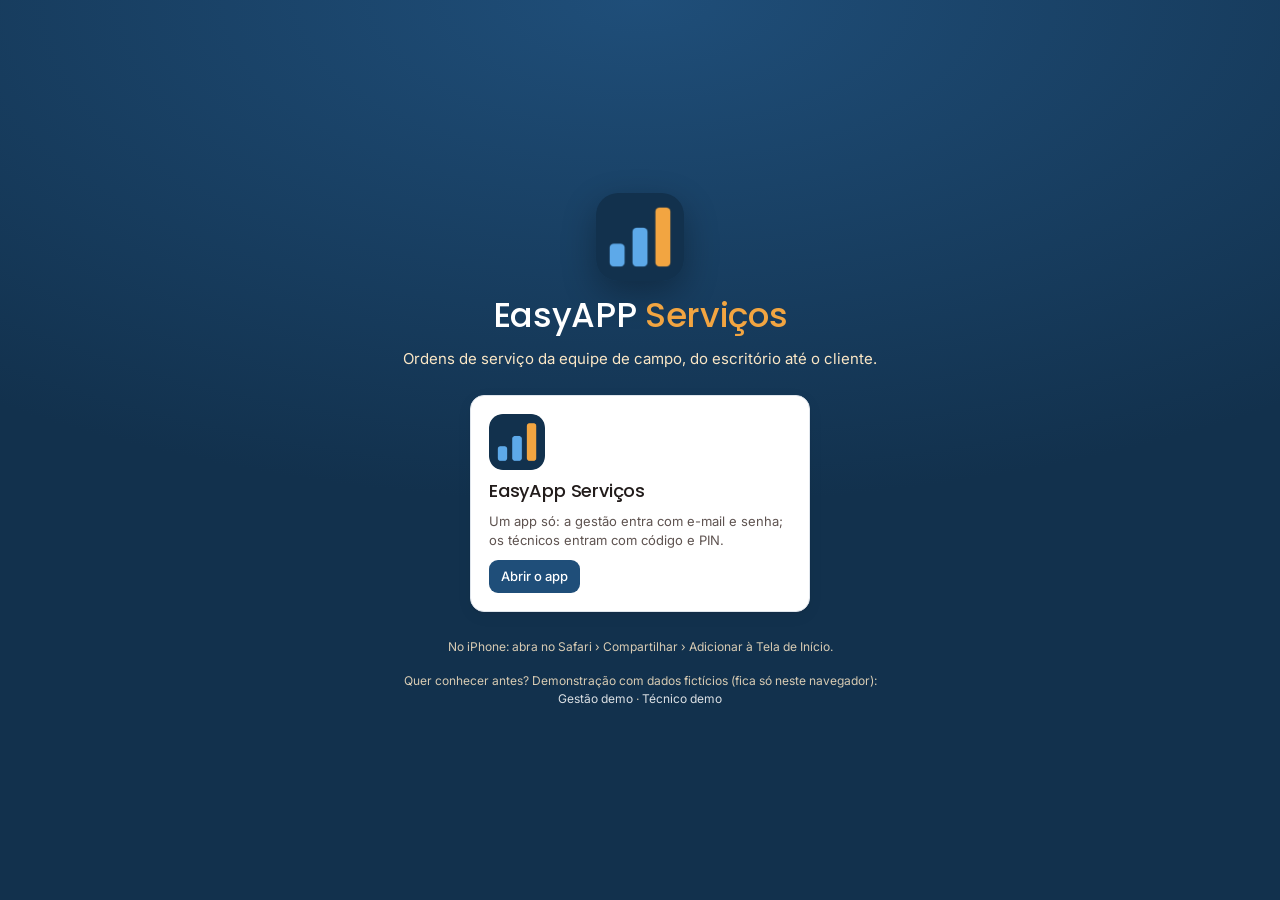
<file: index.html>
<!doctype html>
<html lang="pt-BR">
<head>
<meta charset="utf-8">
<meta name="viewport" content="width=device-width, initial-scale=1, maximum-scale=1, viewport-fit=cover">
<title>EasyApp Serviços</title>
<meta name="description" content="Ordens de serviço da equipe de campo, do escritório até o cliente.">
<meta name="theme-color" content="#12314D">
<link rel="icon" href="assets/icons/app-192.png?v=4cc5924f">
<link rel="apple-touch-icon" href="assets/icons/app-180.png?v=4cc5924f">
<link rel="preconnect" href="https://fonts.googleapis.com"><link rel="preconnect" href="https://fonts.gstatic.com" crossorigin>
<link href="https://fonts.googleapis.com/css2?family=Inter:wght@400;500;600&family=Poppins:wght@500&display=swap" rel="stylesheet">
<link rel="stylesheet" href="src/css/base.css"><link rel="stylesheet" href="src/css/segmento.css">
<style>
  .hub { min-height: 100vh; display: flex; flex-direction: column; align-items: center; justify-content: center; gap: 26px; padding: 32px 16px; background: radial-gradient(120% 80% at 50% 0%, var(--primaria), var(--primaria-escura) 70%); }
  .hub h1 { color: #fff; font-size: 34px; text-align: center; }
  .hub .tagline { color: var(--destaque-claro); text-align: center; margin-top: -14px; max-width: 520px; }
  .hub .cards { display: grid; grid-template-columns: minmax(0, 340px); gap: 16px; width: 100%; justify-content: center; }
  .hub a.card { display: flex; flex-direction: column; gap: 10px; color: var(--ink); transition: transform .15s; }
  .hub a.card:hover { transform: translateY(-3px); }
  .hub a.card img { width: 56px; height: 56px; border-radius: 14px; }
  .hub .foot { color: var(--destaque-claro); font-size: 12px; text-align: center; opacity: .85; }
  .hub .foot a { color: #fff; }
  @media (max-width: 640px) { .hub .cards { grid-template-columns: minmax(0, 1fr); } }
</style>
</head>
<body>
<div class="hub">
  <div style="display:flex;flex-direction:column;align-items:center;gap:14px"><img src="assets/icons/app-192.png?v=4cc5924f" alt="" style="width:88px;height:88px;border-radius:22px;box-shadow:0 12px 34px rgba(0,0,0,.3)"><h1 style="font-weight:500">EasyAPP <span style="color:var(--destaque)">Serviços</span></h1></div>
  <div class="tagline">Ordens de serviço da equipe de campo, do escritório até o cliente.</div>
  <div class="cards">
    <a class="card" href="app/"><img src="assets/icons/app-192.png?v=4cc5924f" alt=""><h2>EasyApp Serviços</h2><div class="small ink2">Um app só: a gestão entra com e-mail e senha; os técnicos entram com código e PIN.</div><span class="btn sm" style="align-self:flex-start">Abrir o app</span></a>
  </div>
  <div class="foot">No iPhone: abra no Safari › Compartilhar › Adicionar à Tela de Início.<br><br>
    Quer conhecer antes? Demonstração com dados fictícios (fica só neste navegador):<br>
    <a href="app/?demo=1&entrar=gestao">Gestão demo</a> · <a href="app/?demo=1&entrar=usuario">Técnico demo</a></div>
</div>

<script>if ('serviceWorker' in navigator && location.protocol !== 'file:') navigator.serviceWorker.register('sw.js').catch(() => {});</script>
</body>
</html>
</file>
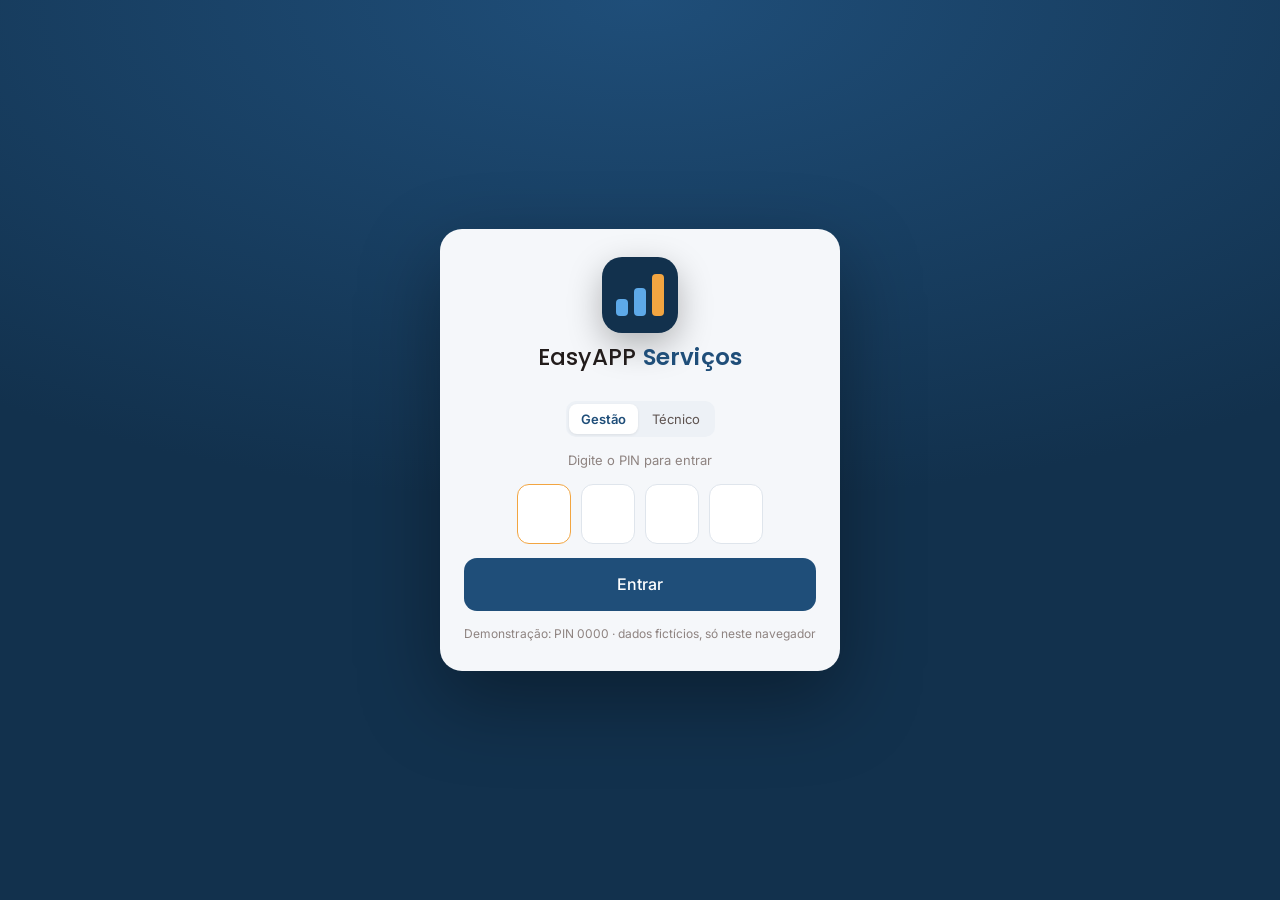
<file: app/index.html>
<!doctype html>
<html lang="pt-BR">
<head>
<meta charset="utf-8">
<meta name="viewport" content="width=device-width, initial-scale=1, maximum-scale=1, viewport-fit=cover">
<title>EasyApp Serviços</title>
<meta name="theme-color" content="#12314D">
<meta name="apple-mobile-web-app-capable" content="yes">
<meta name="mobile-web-app-capable" content="yes">
<meta name="apple-mobile-web-app-status-bar-style" content="black-translucent">
<meta name="apple-mobile-web-app-title" content="EasyAPP Serviços">
<meta name="description" content="Ordens de serviço da equipe de campo, do escritório até o cliente.">
<link rel="manifest" href="manifest.webmanifest">
<link rel="icon" href="../assets/icons/app-192.png?v=4cc5924f">
<link rel="apple-touch-icon" href="../assets/icons/app-180.png?v=4cc5924f">
<link rel="preconnect" href="https://fonts.googleapis.com"><link rel="preconnect" href="https://fonts.gstatic.com" crossorigin><link href="https://fonts.googleapis.com/css2?family=Inter:wght@400;500;600&family=Poppins:wght@500&display=swap" rel="stylesheet">
<link rel="stylesheet" href="../src/css/base.css">
<link rel="stylesheet" href="../src/css/segmento.css">
</head>
<body>
<div id="app"></div>
<noscript>Ative o JavaScript para usar o app.</noscript>
<script src="../src/vendor/supabase.js"></script>
<script type="module" src="../src/js/core/entrada.js"></script>
</body>
</html>
</file>
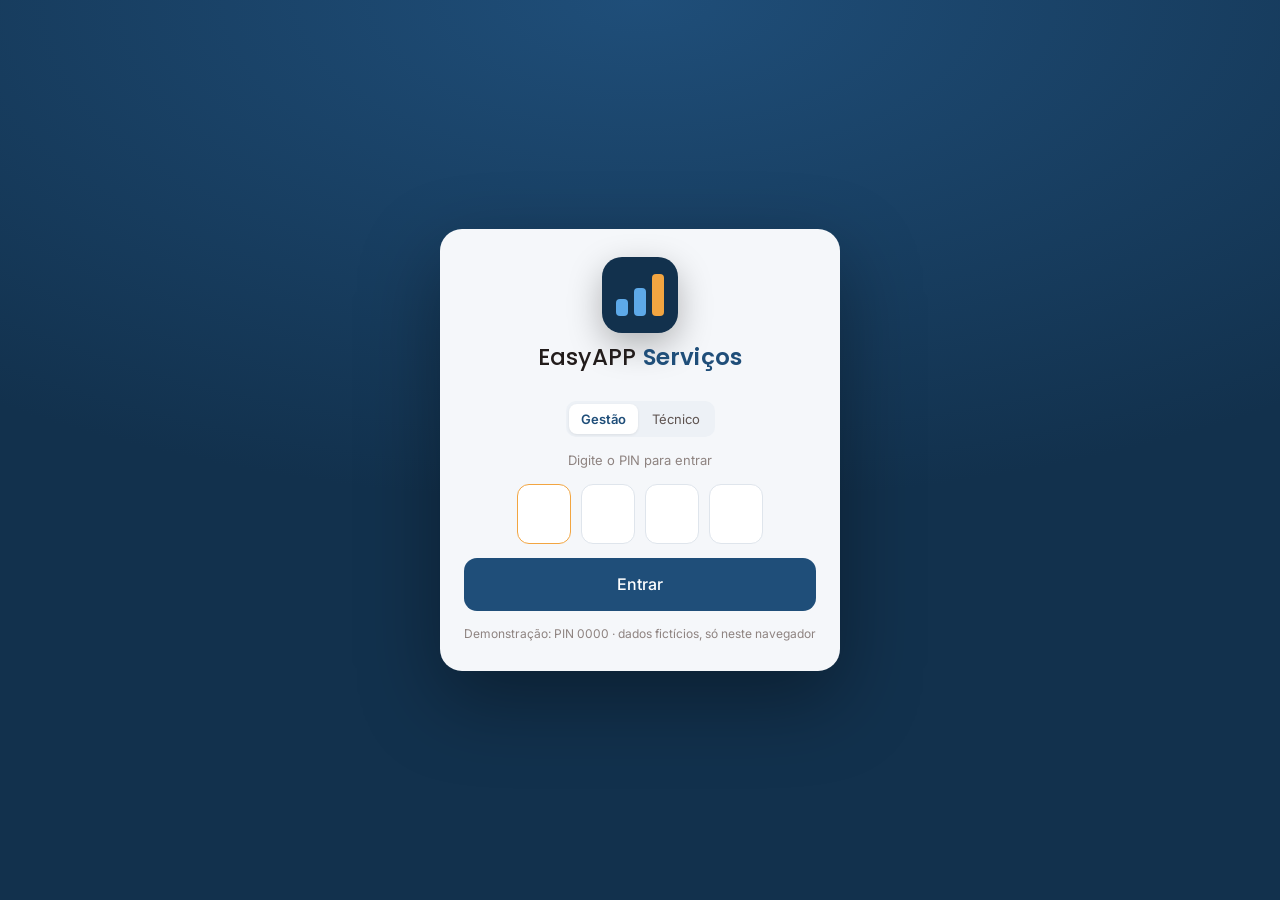
<file: gestao/index.html>
<!doctype html>
<html lang="pt-BR">
<head>
<meta charset="utf-8">
<meta name="viewport" content="width=device-width, initial-scale=1, maximum-scale=1, viewport-fit=cover">
<title>EasyApp Serviços Gestão</title>
<meta name="theme-color" content="#12314D">
<meta name="apple-mobile-web-app-capable" content="yes">
<meta name="mobile-web-app-capable" content="yes">
<meta name="apple-mobile-web-app-status-bar-style" content="black-translucent">
<meta name="apple-mobile-web-app-title" content="EasyAPP Serviços">
<meta name="description" content="Para o escritório: clientes, ordens de serviço, equipe e resultados.">
<link rel="manifest" href="manifest.webmanifest">
<link rel="icon" href="../assets/icons/app-192.png?v=4cc5924f">
<link rel="apple-touch-icon" href="../assets/icons/app-180.png?v=4cc5924f">
<link rel="preconnect" href="https://fonts.googleapis.com"><link rel="preconnect" href="https://fonts.gstatic.com" crossorigin><link href="https://fonts.googleapis.com/css2?family=Inter:wght@400;500;600&family=Poppins:wght@500&display=swap" rel="stylesheet">
<link rel="stylesheet" href="../src/css/base.css">
<link rel="stylesheet" href="../src/css/segmento.css">
</head>
<body>
<div id="app"></div>
<noscript>Ative o JavaScript para usar o app.</noscript>
<script src="../src/vendor/supabase.js"></script>
<script type="module" src="../src/js/core/entrada.js"></script>
</body>
</html>
</file>
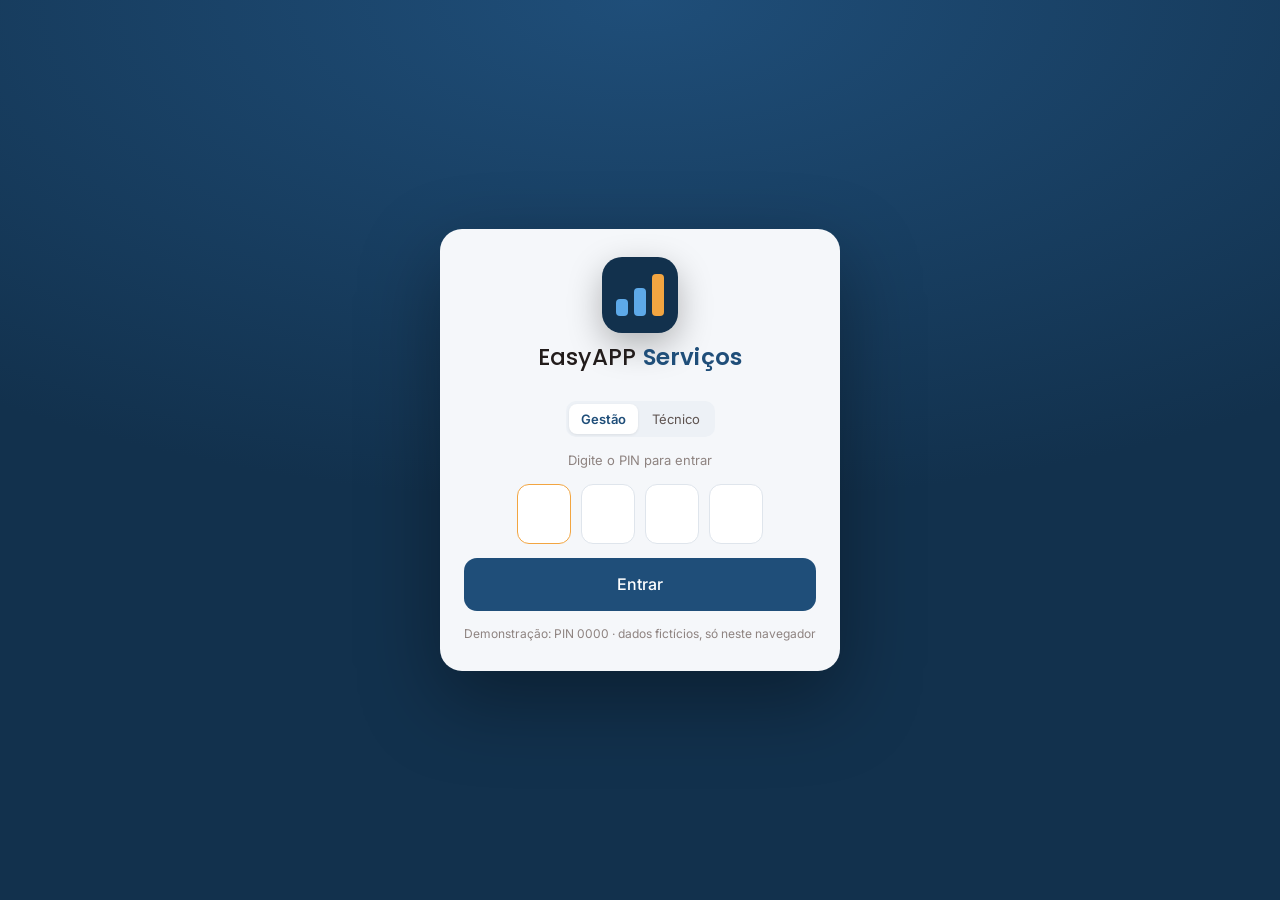
<file: usuario/index.html>
<!doctype html>
<html lang="pt-BR">
<head>
<meta charset="utf-8">
<meta name="viewport" content="width=device-width, initial-scale=1, maximum-scale=1, viewport-fit=cover">
<title>EasyApp Serviços Técnico</title>
<meta name="theme-color" content="#12314D">
<meta name="apple-mobile-web-app-capable" content="yes">
<meta name="mobile-web-app-capable" content="yes">
<meta name="apple-mobile-web-app-status-bar-style" content="black-translucent">
<meta name="apple-mobile-web-app-title" content="EasyAPP Serviços">
<meta name="description" content="Para o técnico: as ordens do dia, check-in no cliente e conclusão com observações.">
<link rel="manifest" href="manifest.webmanifest">
<link rel="icon" href="../assets/icons/app-192.png?v=4cc5924f">
<link rel="apple-touch-icon" href="../assets/icons/app-180.png?v=4cc5924f">
<link rel="preconnect" href="https://fonts.googleapis.com"><link rel="preconnect" href="https://fonts.gstatic.com" crossorigin><link href="https://fonts.googleapis.com/css2?family=Inter:wght@400;500;600&family=Poppins:wght@500&display=swap" rel="stylesheet">
<link rel="stylesheet" href="../src/css/base.css">
<link rel="stylesheet" href="../src/css/segmento.css">
</head>
<body>
<div id="app"></div>
<noscript>Ative o JavaScript para usar o app.</noscript>
<script src="../src/vendor/supabase.js"></script>
<script type="module" src="../src/js/core/entrada.js"></script>
</body>
</html>
</file>
<file: src/css/base.css>
/* EasyApp — interface base dos apps. As cores da marca de cada segmento ficam em src/css/segmento.css */
:root {
  --primaria: #6E1B2A;
  --primaria-escura: #4A1019;
  --destaque: #B8925A;
  --destaque-claro: #E9DCC6;
  --fundo: #FBF7F0;
  --escuro: #221C1B;
  --surface: #FFFFFF;
  --surface-2: #F4EEE4;
  --line: #E8DFD2;
  --ink: #221C1B;
  --ink-2: #5E5350;
  --ink-3: #8E8380;
  --ok: #2E7D4F; --ok-bg: #E6F2EA;
  --warn: #9A6400; --warn-bg: #FBF0D9;
  --crit: #B3261E; --crit-bg: #FBE7E5;
  --info: #285E8C; --info-bg: #E5EEF6;
  --opp: #7A5A1F; --opp-bg: #F5ECDC;
  /* Gráficos — paleta categórica validada (CVD) */
  --s1: #a8324a; --s2: #c98a1e; --s3: #2f7fae;
  --radius: 14px;
  --shadow: 0 1px 2px rgba(34, 28, 27, .06), 0 4px 16px rgba(34, 28, 27, .05);
  --safe-b: env(safe-area-inset-bottom, 0px);
  --safe-t: env(safe-area-inset-top, 0px);
  --font: 'Inter', system-ui, -apple-system, 'Segoe UI', sans-serif;
  --font-t: 'Poppins', 'Inter', system-ui, sans-serif;
  color-scheme: light;
}
* { box-sizing: border-box; }
html, body { margin: 0; height: 100%; }
body { font-family: var(--font); color: var(--ink); background: var(--fundo); font-size: 15px; line-height: 1.45; -webkit-font-smoothing: antialiased; -webkit-tap-highlight-color: transparent; }
h1, h2, h3, h4 { font-family: var(--font-t); font-weight: 500; margin: 0; line-height: 1.2; letter-spacing: -.01em; }
h1 { font-size: 24px; } h2 { font-size: 18px; } h3 { font-size: 15px; }
a { color: var(--primaria); text-decoration: none; }
button, input, select, textarea { font: inherit; color: inherit; }
img { max-width: 100%; }
.serif { font-family: 'Lora', Georgia, serif; font-style: italic; }
.label { font-size: 11px; letter-spacing: .14em; text-transform: uppercase; color: var(--ink-3); font-weight: 600; }
.muted { color: var(--ink-3); } .ink2 { color: var(--ink-2); }
.small { font-size: 13px; } .tiny { font-size: 12px; }
.num { font-variant-numeric: tabular-nums; }
.right { text-align: right; } .center { text-align: center; }
.row { display: flex; align-items: center; gap: 10px; } .row.wrap { flex-wrap: wrap; } .row.top { align-items: flex-start; }
.col { display: flex; flex-direction: column; gap: 10px; }
.grow { flex: 1; min-width: 0; } .between { justify-content: space-between; }
.gap-s { gap: 6px; } .gap-l { gap: 18px; }
.mt { margin-top: 16px; } .mt-s { margin-top: 8px; } .mb { margin-bottom: 16px; }
.hide { display: none !important; }
.ellipsis { overflow: hidden; text-overflow: ellipsis; white-space: nowrap; }

/* ---------- Shell ---------- */
.shell { display: grid; grid-template-columns: 248px 1fr; min-height: 100vh; }
.side { background: var(--primaria-escura); color: #F3E9E4; padding: 22px 14px; position: sticky; top: 0; height: 100vh; display: flex; flex-direction: column; gap: 4px; overflow-y: auto; }
.side .brand { padding: 4px 10px 22px; }
.side .brand img { width: 170px; display: block; }
.side .brand .who { margin-top: 10px; font-size: 11px; letter-spacing: .14em; text-transform: uppercase; color: var(--destaque); }
.nav-a { display: flex; align-items: center; gap: 12px; padding: 10px 12px; border-radius: 10px; color: #E8D9D3; font-size: 14px; position: relative; }
.nav-a svg { width: 19px; height: 19px; opacity: .85; flex: none; }
.nav-a:hover { background: rgba(255, 255, 255, .06); }
.nav-a.on { background: rgba(255, 255, 255, .1); color: #fff; }
.nav-a.on::before { content: ''; position: absolute; left: -14px; top: 9px; bottom: 9px; width: 3px; border-radius: 3px; background: var(--destaque); }
.nav-a .badge { margin-left: auto; }
.side .foot { margin-top: auto; padding: 12px; font-size: 12px; color: #C9B3AC; }
.main { min-width: 0; padding: 26px 32px 60px; max-width: 1280px; width: 100%; }
.topbar { display: none; }
.tabbar { display: none; }
.pagehead { display: flex; align-items: flex-end; justify-content: space-between; gap: 16px; margin-bottom: 20px; flex-wrap: wrap; }
.pagehead .sub { color: var(--ink-3); font-size: 14px; margin-top: 4px; }

@media (max-width: 900px) {
  .shell { display: block; }
  .side { display: none; }
  .topbar { display: flex; align-items: center; gap: 12px; position: sticky; top: 0; z-index: 20; background: var(--primaria-escura); color: #fff; padding: calc(10px + var(--safe-t)) 16px 10px; }
  .topbar img { height: 28px; }
  .topbar .t { font-family: var(--font-t); font-size: 16px; flex: 1; min-width: 0; }
  .topbar button { background: none; border: 0; color: #fff; padding: 6px; }
  .main { padding: 16px 16px calc(96px + var(--safe-b)); }
  .tabbar { display: flex; position: fixed; left: 0; right: 0; bottom: 0; z-index: 30; background: rgba(255, 255, 255, .96); backdrop-filter: blur(12px); -webkit-backdrop-filter: blur(12px); border-top: 1px solid var(--line); padding: 6px 4px calc(6px + var(--safe-b)); }
  .tabbar a { flex: 1; display: flex; flex-direction: column; align-items: center; gap: 3px; font-size: 11.5px; font-weight: 500; color: var(--ink-3); padding: 4px 0; position: relative; }
  .tabbar a svg { width: 22px; height: 22px; padding: 4px 16px; box-sizing: content-box; border-radius: 999px; transition: background .15s; }
  /* aba selecionada: pílula na cor do app com o ícone branco e o nome em negrito */
  .tabbar a.on { color: var(--primaria); font-weight: 700; }
  .tabbar a.on svg { background: var(--primaria); color: #fff; }
  .tabbar a .badge { position: absolute; top: 0; left: calc(50% + 6px); }
  .tabbar a.fab { color: #fff; }
  .tabbar a.fab span.ic { background: var(--primaria); border-radius: 16px; width: 52px; height: 40px; display: grid; place-items: center; margin-top: -2px; box-shadow: 0 4px 12px rgba(0, 0, 0, .25); }
  .pagehead h1 { font-size: 21px; }
  .hide-m { display: none !important; }
}
@media (min-width: 901px) { .hide-d { display: none !important; } }

/* ---------- Componentes ---------- */
.card { background: var(--surface); border: 1px solid var(--line); border-radius: var(--radius); padding: 18px; box-shadow: var(--shadow); min-width: 0; }
.card.pad-0 { padding: 0; overflow: hidden; }
.card > .head { display: flex; align-items: center; justify-content: space-between; gap: 10px; margin-bottom: 14px; }
.card > .head h2 { font-size: 16px; }
.card.dark { background: linear-gradient(135deg, var(--primaria), var(--primaria-escura)); color: #fff; border: 0; }
.card.dark .label, .card.dark .muted { color: #E3C9A2; }
.grid { display: grid; gap: 16px; }
.g2 { grid-template-columns: repeat(2, minmax(0, 1fr)); }
.g3 { grid-template-columns: repeat(3, minmax(0, 1fr)); }
.g4 { grid-template-columns: repeat(4, minmax(0, 1fr)); }
.g-2-1 { grid-template-columns: minmax(0, 2fr) minmax(0, 1fr); }
@media (max-width: 1100px) { .g4 { grid-template-columns: repeat(2, minmax(0, 1fr)); } .g-2-1, .g3 { grid-template-columns: minmax(0, 1fr); } }
@media (max-width: 640px) { .g2 { grid-template-columns: minmax(0, 1fr); } .g4 { gap: 10px; } }

.kpi { display: flex; flex-direction: column; gap: 6px; }
.kpi .v { font-family: var(--font-t); font-size: 26px; font-weight: 500; letter-spacing: -.02em; font-variant-numeric: tabular-nums; }
.kpi .d { font-size: 12.5px; color: var(--ink-3); }
.kpi .d b { font-weight: 600; }
.up { color: var(--ok); } .down { color: var(--crit); }
@media (max-width: 640px) { .kpi .v { font-size: 21px; } .card { padding: 14px; } }

.btn { display: inline-flex; align-items: center; justify-content: center; gap: 8px; border: 1px solid transparent; border-radius: 11px; padding: 10px 16px; font-weight: 500; font-size: 14px; cursor: pointer; background: var(--primaria); color: #fff; transition: filter .15s, transform .05s; white-space: nowrap; }
.btn:hover { filter: brightness(1.08); } .btn:active { transform: translateY(1px); }
.btn svg { width: 17px; height: 17px; }
.btn.ghost { background: transparent; color: var(--primaria); border-color: var(--line); }
.btn.ghost:hover { background: var(--surface-2); filter: none; }
.btn.gold { background: var(--destaque); color: #fff; }
.btn.light { background: #fff; color: var(--primaria); }
.btn.ok { background: var(--ok); }
.btn.sm { padding: 6px 11px; font-size: 13px; border-radius: 9px; }
.btn.lg { padding: 14px 20px; font-size: 16px; border-radius: 13px; }
.btn.block { width: 100%; }
.btn[disabled] { opacity: .45; pointer-events: none; }
.iconbtn { border: 0; background: transparent; padding: 6px; border-radius: 8px; cursor: pointer; color: var(--ink-2); display: inline-grid; place-items: center; }
.iconbtn:hover { background: var(--surface-2); }
.iconbtn svg { width: 20px; height: 20px; }

.badge { display: inline-flex; align-items: center; gap: 5px; font-size: 11.5px; font-weight: 600; padding: 3px 8px; border-radius: 999px; background: var(--surface-2); color: var(--ink-2); white-space: nowrap; }
.badge.ok { background: var(--ok-bg); color: var(--ok); }
.badge.warn { background: var(--warn-bg); color: var(--warn); }
.badge.crit { background: var(--crit-bg); color: var(--crit); }
.badge.info { background: var(--info-bg); color: var(--info); }
.badge.opp { background: var(--opp-bg); color: var(--opp); }
.badge.dot { min-width: 18px; height: 18px; padding: 0 5px; justify-content: center; background: var(--destaque); color: #fff; font-size: 11px; }
.tag { font-size: 10.5px; letter-spacing: .12em; text-transform: uppercase; font-weight: 600; padding: 3px 8px; border-radius: 999px; border: 1px solid currentColor; color: var(--primaria); }

.field { display: flex; flex-direction: column; gap: 6px; }
.field > span { font-size: 12.5px; color: var(--ink-2); font-weight: 500; }
.input, select.input, textarea.input { width: 100%; border: 1px solid var(--line); background: #fff; border-radius: 10px; padding: 10px 12px; outline: none; font-size: 15px; }
.input:focus { border-color: var(--destaque); box-shadow: 0 0 0 3px color-mix(in srgb, var(--destaque) 25%, transparent); }
textarea.input { min-height: 80px; resize: vertical; }
.search { position: relative; } .search svg { position: absolute; left: 11px; top: 50%; transform: translateY(-50%); width: 17px; color: var(--ink-3); }
.search .input { padding-left: 36px; }
.seg { display: inline-flex; background: var(--surface-2); border-radius: 10px; padding: 3px; gap: 2px; }
.seg button { border: 0; background: transparent; padding: 6px 12px; border-radius: 8px; font-size: 13px; cursor: pointer; color: var(--ink-2); }
.seg button.on { background: #fff; color: var(--primaria); box-shadow: 0 1px 3px rgba(0, 0, 0, .08); font-weight: 600; }
.chips { display: flex; gap: 8px; flex-wrap: wrap; }
.chip { border: 1px solid var(--line); background: #fff; border-radius: 999px; padding: 7px 13px; font-size: 13.5px; cursor: pointer; }
.chip.on { background: var(--primaria); border-color: var(--primaria); color: #fff; }

.stepper { display: inline-flex; align-items: center; border: 1px solid var(--line); border-radius: 11px; background: #fff; overflow: hidden; }
.stepper button { width: 38px; height: 38px; border: 0; background: transparent; font-size: 20px; cursor: pointer; color: var(--primaria); }
.stepper button:active { background: var(--surface-2); }
.stepper input { width: 44px; text-align: center; border: 0; font-weight: 600; font-size: 16px; outline: none; background: transparent; -moz-appearance: textfield; }
.stepper input::-webkit-inner-spin-button { -webkit-appearance: none; }

/* Tabelas */
.tbl-wrap { overflow-x: auto; -webkit-overflow-scrolling: touch; }
table.tbl { width: 100%; border-collapse: collapse; font-size: 14px; }
.tbl th { text-align: left; font-size: 11px; letter-spacing: .1em; text-transform: uppercase; color: var(--ink-3); font-weight: 600; padding: 10px 12px; border-bottom: 1px solid var(--line); white-space: nowrap; background: #fff; }
.tbl td { padding: 11px 12px; border-bottom: 1px solid #F1EBE2; vertical-align: middle; }
.tbl tr:last-child td { border-bottom: 0; }
.tbl tr.click { cursor: pointer; } .tbl tr.click:hover td { background: #FCF9F4; }
.tbl th.r, .tbl td.r { text-align: right; font-variant-numeric: tabular-nums; }
.tbl tfoot td { font-weight: 600; border-top: 1px solid var(--line); }

/* Listas */
.list { display: flex; flex-direction: column; }
.li { display: flex; align-items: center; gap: 12px; padding: 12px 2px; border-bottom: 1px solid #F1EBE2; min-width: 0; }
.li:last-child { border-bottom: 0; }
a.li, .li.click { color: inherit; cursor: pointer; }
.li .t { font-weight: 500; } .li .s { font-size: 12.5px; color: var(--ink-3); }
.thumb { width: 34px; height: 64px; object-fit: contain; flex: none; filter: drop-shadow(0 2px 3px rgba(0, 0, 0, .15)); }
.thumb.sm { width: 22px; height: 42px; }
.avatar { width: 36px; height: 36px; border-radius: 50%; background: var(--destaque-claro); color: var(--primaria); display: grid; place-items: center; font-weight: 600; font-size: 14px; flex: none; }

/* Barras de progresso / meter */
.meter { height: 8px; background: var(--surface-2); border-radius: 99px; overflow: hidden; }
.meter > i { display: block; height: 100%; background: var(--primaria); border-radius: 99px; }
.meter.gold > i { background: var(--destaque); }

/* Insights */
.ins { display: flex; gap: 12px; padding: 12px; border-radius: 12px; background: #fff; border: 1px solid var(--line); color: inherit; }
.ins .ic { width: 34px; height: 34px; border-radius: 10px; display: grid; place-items: center; flex: none; }
.ins .ic svg { width: 18px; height: 18px; }
.ins.critico .ic { background: var(--crit-bg); color: var(--crit); }
.ins.atencao .ic { background: var(--warn-bg); color: var(--warn); }
.ins.acao .ic { background: var(--primaria); color: #fff; }
.ins.oportunidade .ic { background: var(--opp-bg); color: var(--opp); }
.ins.info .ic { background: var(--info-bg); color: var(--info); }
.ins .t { font-weight: 600; font-size: 14px; } .ins .s { font-size: 13px; color: var(--ink-2); }


/* Modal / sheet */
.overlay { position: fixed; inset: 0; background: rgba(34, 28, 27, .45); z-index: 100; display: flex; align-items: center; justify-content: center; padding: 20px; animation: fade .15s; }
.modal { background: var(--fundo); border-radius: 18px; width: min(560px, 100%); max-height: calc(100vh - 40px); overflow: auto; box-shadow: 0 20px 60px rgba(0, 0, 0, .25); animation: pop .18s; }
.modal.wide { width: min(860px, 100%); }
.modal .mh { display: flex; align-items: center; justify-content: space-between; padding: 18px 20px 6px; position: sticky; top: 0; background: var(--fundo); z-index: 1; }
.modal .mb { padding: 10px 20px 20px; }
.modal .mf { padding: 12px 20px calc(16px + var(--safe-b)); display: flex; gap: 10px; justify-content: flex-end; border-top: 1px solid var(--line); position: sticky; bottom: 0; background: var(--fundo); }
@media (max-width: 640px) {
  .overlay { align-items: flex-end; padding: 0; }
  .modal, .modal.wide { width: 100%; border-radius: 18px 18px 0 0; max-height: 92vh; animation: up .22s; }
  .modal .mf .btn { flex: 1; }
}
@keyframes fade { from { opacity: 0; } }
@keyframes pop { from { transform: scale(.97); opacity: 0; } }
@keyframes up { from { transform: translateY(40px); opacity: .5; } }

.toast { position: fixed; left: 50%; bottom: calc(90px + var(--safe-b)); transform: translateX(-50%); background: var(--escuro); color: #fff; padding: 11px 18px; border-radius: 12px; z-index: 200; font-size: 14px; box-shadow: 0 8px 24px rgba(0, 0, 0, .25); animation: up .2s; max-width: calc(100% - 32px); }
.toast.erro { background: var(--crit); }
@media (min-width: 901px) { .toast { bottom: 28px; } }
.atualizar-bar { position: fixed; left: 50%; transform: translateX(-50%); bottom: calc(80px + var(--safe-b)); z-index: 190; display: flex; align-items: center; gap: 10px; width: max-content; max-width: calc(100% - 32px); background: var(--primaria); color: #fff; padding: 8px 8px 8px 14px; border-radius: 14px; font-size: 14px; box-shadow: 0 8px 24px rgba(0, 0, 0, .25); animation: up .2s; }
.atualizar-bar .btn { background: #fff; color: var(--primaria); border-color: #fff; }
@media (min-width: 901px) { .atualizar-bar { bottom: 28px; } }
@media (max-width: 900px) { .toast { bottom: auto; top: calc(62px + var(--safe-t)); } }

.empty { text-align: center; padding: 30px 16px; color: var(--ink-3); }
.empty svg { width: 36px; height: 36px; color: var(--destaque); margin-bottom: 6px; }

/* Wizard */
.steps { display: flex; gap: 6px; margin-bottom: 16px; }
.steps i { flex: 1; height: 4px; border-radius: 4px; background: var(--line); }
.steps i.on { background: var(--primaria); }

/* Gráficos */
.chart { position: relative; width: 100%; }
.chart svg { display: block; width: 100%; overflow: visible; }
.chart .axis text { fill: var(--ink-3); font-size: 11px; font-family: var(--font); }
.chart .grid line { stroke: #EFE8DD; }
.chart .base { stroke: #D9CFC1; }
.chart .hit { fill: transparent; cursor: pointer; }
.chart .bar { transition: opacity .12s; }
.chart:hover .bar.dim { opacity: .5; }
.legend { display: flex; gap: 14px; flex-wrap: wrap; font-size: 12.5px; color: var(--ink-2); margin-bottom: 8px; }
.legend i { display: inline-block; width: 10px; height: 10px; border-radius: 3px; margin-right: 6px; vertical-align: -1px; }
.tip { position: fixed; z-index: 300; pointer-events: none; background: var(--escuro); color: #fff; font-size: 12.5px; padding: 8px 10px; border-radius: 9px; box-shadow: 0 6px 18px rgba(0, 0, 0, .2); max-width: 260px; line-height: 1.4; }
.tip b { font-weight: 600; }
.tip .k { display: inline-block; width: 8px; height: 8px; border-radius: 2px; margin-right: 6px; }
.hbars { display: flex; flex-direction: column; gap: 10px; }
.hb { display: grid; grid-template-columns: minmax(80px, 38%) 1fr auto; align-items: center; gap: 10px; font-size: 13.5px; }
.hb .bar-t { height: 10px; background: var(--surface-2); border-radius: 0 4px 4px 0; overflow: hidden; }
.hb .bar-t i { display: block; height: 100%; background: var(--primaria); border-radius: 0 4px 4px 0; }
.hb .v { font-variant-numeric: tabular-nums; font-weight: 600; text-align: right; min-width: 48px; white-space: nowrap; }
.heat { border-collapse: separate; border-spacing: 2px; font-size: 12.5px; width: 100%; }
.heat th { font-weight: 500; color: var(--ink-2); padding: 4px 6px; text-align: left; white-space: nowrap; }
.heat thead th { font-size: 11px; writing-mode: vertical-rl; transform: rotate(180deg); text-align: left; height: 110px; vertical-align: bottom; padding: 4px 2px; }
.heat td { text-align: center; border-radius: 4px; min-width: 30px; height: 30px; font-variant-numeric: tabular-nums; font-weight: 600; }

/* Login */
.login { min-height: 100vh; display: grid; place-items: center; align-content: center; gap: 14px; padding: 24px; background: radial-gradient(120% 80% at 50% 0%, var(--primaria), var(--primaria-escura) 70%); }
.login .box { width: min(400px, 100%); background: var(--fundo); border-radius: 22px; padding: 28px 24px; box-shadow: 0 30px 80px rgba(0, 0, 0, .35); }
.login .logo { display: block; width: 210px; margin: 0 auto 6px; }
.pin { display: flex; gap: 10px; justify-content: center; }
.pin input { width: 54px; height: 60px; text-align: center; font-size: 24px; border: 1px solid var(--line); border-radius: 12px; background: #fff; outline: none; }
.pin input:focus { border-color: var(--destaque); }

/* Documento para impressão */
.doc { background: #fff; max-width: 800px; margin: 0 auto; padding: 40px 44px; border: 1px solid var(--line); border-radius: 6px; color: var(--escuro); }
.doc .dh { display: flex; justify-content: space-between; align-items: flex-start; border-bottom: 2px solid var(--primaria); padding-bottom: 16px; margin-bottom: 18px; }
.doc .dh img { width: 190px; }
.doc h1 { color: var(--primaria); font-size: 22px; }
.doc .tbl th { background: var(--fundo); }
.doc .foot { margin-top: 30px; padding-top: 12px; border-top: 1px solid var(--line); font-size: 11.5px; color: var(--ink-3); display: flex; justify-content: space-between; }
.doc .sign { display: grid; grid-template-columns: 1fr 1fr; gap: 40px; margin-top: 50px; font-size: 12px; text-align: center; color: var(--ink-2); }
.doc .sign div { border-top: 1px solid var(--ink-3); padding-top: 6px; }
@media print {
  @page { margin: 12mm; }
  body { background: #fff; }
  .side, .topbar, .tabbar, .noprint, .toast { display: none !important; }
  .shell { display: block; } .main { padding: 0; max-width: none; }
  .doc { border: 0; padding: 0; max-width: none; }
  * { -webkit-print-color-adjust: exact; print-color-adjust: exact; }
}

.demo-banner svg { flex: none; }
.demo-banner { background: var(--destaque-claro); color: var(--primaria-escura); font-size: 12.5px; padding: 8px 14px; border-radius: 10px; margin-bottom: 16px; display: flex; gap: 10px; align-items: center; flex-wrap: wrap; }
.sync { display: inline-flex; align-items: center; gap: 6px; font-size: 12px; color: var(--ok); }
.sync::before { content: ''; width: 7px; height: 7px; border-radius: 50%; background: currentColor; box-shadow: 0 0 0 3px rgba(46, 125, 79, .18); }

.wz-foot { position: sticky; bottom: 0; background: var(--fundo); padding: 12px 0; margin-top: 16px; border-top: 1px solid var(--line); z-index: 5; }
@media (max-width: 900px) { .wz-foot { bottom: calc(64px + var(--safe-b)); } .wz-foot .btn { padding: 12px 14px; } }

.money-in { position: relative; display: inline-block; max-width: 100%; }
.money-in > span { position: absolute; left: 11px; top: 50%; transform: translateY(-50%); color: var(--ink-3); font-size: 13px; pointer-events: none; }
.money-in .input { padding-left: 34px; text-align: right; }
.field .money-in { width: 100% !important; }
.hb.click { cursor: pointer; border-radius: 8px; margin: -4px -6px; padding: 4px 6px; }
.hb.click:hover { background: var(--surface-2); }
.just { margin-top: 8px; width: 100%; font-size: 14px; padding: 8px 10px; }
.just.falta { border-color: var(--crit); background: var(--crit-bg); }
.ajuste-box { margin-top: 4px; font-size: 12.5px; background: var(--warn-bg); color: var(--warn); border-radius: 8px; padding: 6px 9px; }

.kanban { display: grid; grid-template-columns: repeat(4, minmax(240px, 1fr)); gap: 14px; overflow-x: auto; padding-bottom: 8px; -webkit-overflow-scrolling: touch; scroll-snap-type: x mandatory; }
.kcol { background: var(--surface-2); border-radius: var(--radius); padding: 10px; display: flex; flex-direction: column; gap: 10px; min-height: 160px; scroll-snap-align: start; }
.khead { display: flex; justify-content: space-between; align-items: center; padding: 2px 4px; }
.kcard { padding: 12px; }
@media (max-width: 900px) { .kanban { grid-template-columns: repeat(4, 82vw); } }

.li.off { opacity: .55; }
.kanban.k5 { grid-template-columns: repeat(5, minmax(230px, 1fr)); }
@media (max-width: 900px) { .kanban.k5 { grid-template-columns: repeat(5, 82vw); } }
.busca { width: 230px; max-width: 100%; }
.busca .input { padding-top: 9px; padding-bottom: 9px; }
@media (max-width: 640px) { .busca { width: 100%; } }
.live::before { content: ''; display: inline-block; width: 8px; height: 8px; border-radius: 50%; background: var(--crit); margin-right: 6px; animation: pulse 1.6s infinite; vertical-align: 1px; }
@keyframes pulse { 50% { opacity: .25; } }
.doc .resumo { display: grid; grid-template-columns: repeat(3, 1fr); gap: 10px; margin: 6px 0 18px; }
.doc .resumo div { border: 1px solid var(--line); border-radius: 8px; padding: 10px 12px; }
.doc .resumo b { display: block; font-size: 17px; color: var(--primaria); margin-top: 2px; }
.doc .bloco { border: 1px solid var(--line); border-radius: 8px; margin-top: 14px; overflow: hidden; break-inside: avoid; }
.doc .bloco h3 { background: var(--fundo); padding: 9px 12px; font-size: 14px; display: flex; justify-content: space-between; }
.doc .bloco .tbl th { background: #fff; }

/* ---------- EasyApp: peças da base ---------- */
.side .brand .nome { font-family: var(--font-t); font-size: 20px; color: #fff; line-height: 1.15; }
.login .marca { text-align: center; font-family: var(--font-t); font-size: 24px; color: var(--primaria); }
.login .marca small { display: block; font-family: var(--font); font-size: 11px; letter-spacing: .14em; text-transform: uppercase; color: var(--ink-3); margin-top: 4px; }
.aviso { display: flex; gap: 10px; align-items: center; flex-wrap: wrap; font-size: 13px; padding: 10px 14px; border-radius: 10px; margin-bottom: 16px; background: var(--warn-bg); color: var(--warn); }
.aviso.crit { background: var(--crit-bg); color: var(--crit); }
.aviso svg { flex: none; }
.foto-prev { width: 100%; max-height: 260px; object-fit: contain; border-radius: 10px; background: var(--surface-2); }
.grande { font-family: var(--font-t); font-size: 30px; font-weight: 500; letter-spacing: -.02em; }
.acao-grande { display: flex; align-items: center; gap: 14px; padding: 18px; border-radius: var(--radius); background: var(--surface); border: 1px solid var(--line); color: inherit; box-shadow: var(--shadow); cursor: pointer; text-align: left; width: 100%; font: inherit; }
.acao-grande .ic { width: 46px; height: 46px; border-radius: 13px; display: grid; place-items: center; background: var(--primaria); color: #fff; flex: none; }
.acao-grande .ic svg { width: 24px; height: 24px; }
.acao-grande .t { font-family: var(--font-t); font-size: 16px; }
.acao-grande .s { font-size: 12.5px; color: var(--ink-3); }

/* ---------- Marca da família EasyAPP: as três barras crescentes + "EasyAPP <produto>" ----------
   Cores por segmento (segmento.css): --marca-fundo (quadrado do ícone), --marca-a (barras 1 e 2), --marca-b (barra 3). */
:root { --marca-fundo: var(--primaria-escura); --marca-a: #FFFFFF; --marca-b: var(--destaque); }
.ea-barras { display: inline-flex; align-items: flex-end; gap: 2px; height: 15px; flex: none; }
.ea-barras i { display: block; width: 4px; border-radius: 1.5px; transform-origin: bottom; background: var(--marca-a); animation: eaOnda 7s ease-in-out infinite; }
.ea-barras i:nth-child(1) { height: 40%; }
.ea-barras i:nth-child(2) { height: 67%; animation-delay: .12s; }
.ea-barras i:nth-child(3) { height: 100%; background: var(--marca-b); animation-delay: .24s; }
@keyframes eaOnda { 0%, 13%, 100% { transform: scaleY(1); } 4% { transform: scaleY(.4); } 9% { transform: scaleY(1.1); } }
.ea-marca { display: flex; align-items: center; gap: 9px; color: #fff; }
.ea-nome { font-family: var(--font-t); font-weight: 500; font-size: 19px; letter-spacing: .2px; line-height: 1.1; white-space: nowrap; }
.ea-nome b { font-weight: 600; color: var(--marca-b); margin-left: .28em; }
.ea-tile { width: 76px; height: 76px; border-radius: 20px; background: var(--marca-fundo); display: grid; place-items: center; box-shadow: 0 12px 34px rgba(0, 0, 0, .28); margin: 0 auto; }
.ea-tile .ea-barras { height: 42px; gap: 6px; }
.ea-tile .ea-barras i { width: 12px; border-radius: 4px; animation: eaNasce .6s cubic-bezier(.34, 1.56, .64, 1) both, eaOnda 7s ease-in-out 1.4s infinite; }
.ea-tile .ea-barras i:nth-child(1) { animation-delay: .05s, 1.4s; } .ea-tile .ea-barras i:nth-child(2) { animation-delay: .18s, 1.52s; } .ea-tile .ea-barras i:nth-child(3) { animation-delay: .31s, 1.64s; }
@keyframes eaNasce { from { transform: scaleY(0); opacity: 0; } to { transform: scaleY(1); opacity: 1; } }
@keyframes eaSurge { from { opacity: 0; transform: translateY(8px); } to { opacity: 1; transform: none; } }
.login .ea-cab { text-align: center; display: flex; flex-direction: column; gap: 12px; margin-bottom: 4px; }
.login .ea-cab .ea-nome { color: var(--ink); font-size: 23px; animation: eaSurge .5s ease .4s both; }
.login .ea-cab .ea-nome b { color: var(--primaria); }
.login .ea-cab small { font-size: 11px; letter-spacing: .14em; text-transform: uppercase; color: var(--ink-3); }
/* abertura: enquanto carrega, o ícone respira no fundo da marca */
.ea-abertura { min-height: 100vh; display: flex; flex-direction: column; align-items: center; justify-content: center; gap: 20px; background: radial-gradient(120% 80% at 50% 0%, var(--primaria), var(--primaria-escura) 70%); }
.ea-abertura .ea-tile { width: 104px; height: 104px; border-radius: 26px; animation: eaPulsa 1.8s ease-in-out .9s infinite; }
.ea-abertura .ea-tile .ea-barras { height: 58px; gap: 8px; } .ea-abertura .ea-tile .ea-barras i { width: 16px; border-radius: 5px; }
.ea-abertura .ea-logo { width: min(240px, 66vw); height: auto; animation: eaSurge .5s ease both, eaPulsa 1.8s ease-in-out .9s infinite; }
.ea-abertura .ea-nome { color: #fff; font-size: 22px; animation: eaSurge .5s ease .45s both; }
@keyframes eaPulsa { 0%, 100% { transform: scale(1); } 50% { transform: scale(1.05); } }
.side .brand .ea-marca { padding: 2px 0; }
.topbar .ea-barras { height: 18px; } .topbar .ea-barras i { width: 5px; }
@media (prefers-reduced-motion: reduce) { .ea-barras i, .ea-tile, .ea-nome { animation: none !important; } }
.topbar .ea-marca { gap: 8px; min-width: 0; }
.topbar .topo-simbolo { height: 28px; width: auto; max-width: 44px; object-fit: contain; flex: none; }
.topbar .ea-marca .ea-nome { font-size: 18px; overflow: hidden; text-overflow: ellipsis; }

/* iPhone: campo com letra < 16px faz o Safari dar zoom ao tocar e a tela "escorrega" para os lados.
   Campos com 16px no celular e a página travada na horizontal (tabelas largas rolam dentro do próprio quadro). */
html, body { overflow-x: clip; max-width: 100%; }
@supports not (overflow: clip) { html, body { overflow-x: hidden; } }
@media (max-width: 900px) { .input, select.input, textarea.input, input, select, textarea { font-size: max(16px, 1em) !important; } }
</file>
<file: src/css/segmento.css>
/* Cores da marca do segmento (sobrepõem src/css/base.css). Troque só estas variáveis. */
:root {
  --primaria: #1F4E79;        /* botões, links, destaques */
  --primaria-escura: #12314D; /* menu lateral, topo do celular, fundo do login */
  --destaque: #F2A541;        /* indicadores, selos */
  --destaque-claro: #FBE7C6;
  --fundo: #F5F7FA;
  --surface-2: #EDF1F6;
  --line: #DFE5EC;
  --s1: #1F77B4; --s2: #F2A541; --s3: #2CA02C;
  /* marca da família EasyAPP: quadrado do ícone, barras 1 e 2, barra 3 */
  --marca-fundo: #12314D; --marca-a: #5DA9E9; --marca-b: #F2A541;
}
</file>
